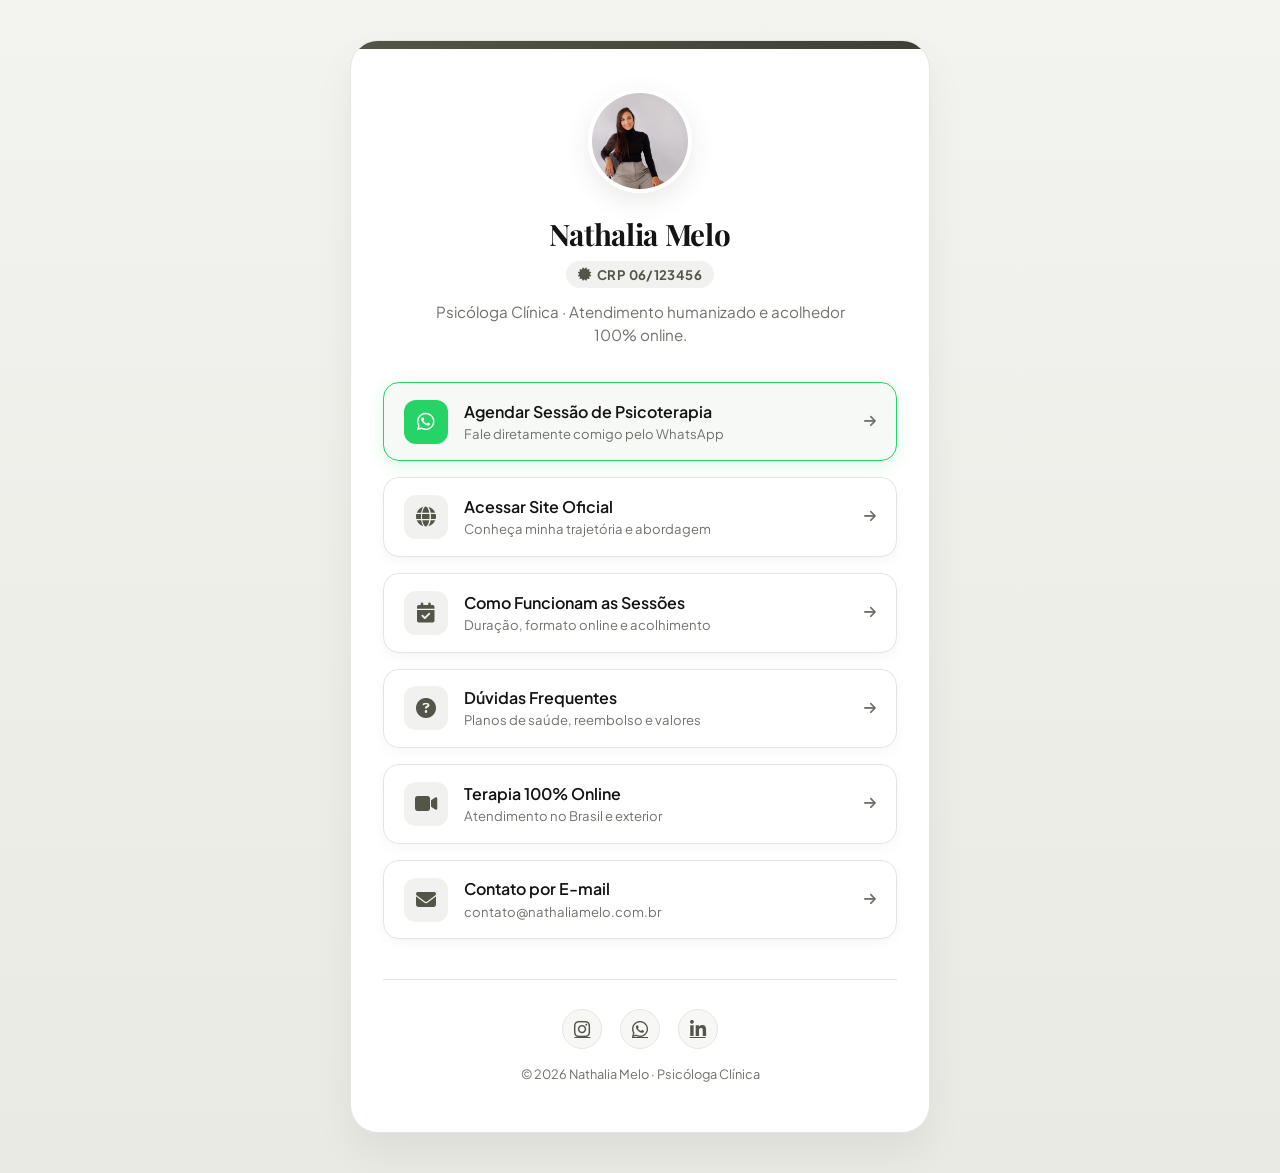
<file: links.html>
<!DOCTYPE html>
<html lang="pt-BR">
<head>
  <meta charset="UTF-8">
  <meta name="viewport" content="width=device-width, initial-scale=1.0">
  <title>Nathalia Melo | Links & Contato</title>
  <meta name="description" content="Acesse os canais de atendimento, agendamento de sessões e redes de Nathalia Melo - Psicóloga Clínica.">
  
  <!-- Google Fonts -->
  <link rel="preconnect" href="https://fonts.googleapis.com">
  <link rel="preconnect" href="https://fonts.gstatic.com" crossorigin>
  <link href="https://fonts.googleapis.com/css2?family=Plus+Jakarta+Sans:wght@400;500;600;700&family=Playfair+Display:ital,wght@0,600;1,400&display=swap" rel="stylesheet">
  
  <!-- Font Awesome -->
  <link rel="stylesheet" href="https://cdnjs.cloudflare.com/ajax/libs/font-awesome/6.4.0/css/all.min.css">
  
  <link rel="stylesheet" href="links.css">
</head>
<body>

  <main class="bio-container">
    <div class="bio-card">
      
      <!-- Cabeçalho do Perfil -->
      <header class="profile-header">
        <!-- FOTO DE PERFIL -->
        <img src="assets/img/nathalia_2.jpg" alt="Foto de Nathalia Melo" class="profile-avatar">

        <h1 class="profile-name">Nathalia Melo</h1>
        <p class="profile-badge"><i class="fa-solid fa-certificate"></i> CRP 06/123456</p>
        <p class="profile-bio">
          Psicóloga Clínica &middot; Atendimento humanizado e acolhedor 100% online.
        </p>
      </header>

      <!-- Lista de Links -->
      <section class="links-list">
        
        <!-- Link de Destaque: WhatsApp -->
        <a href="https://wa.me/5561999687760?text=Ol%C3%A1%20Nathalia!%20Vim%20pelo%20link%20da%20bio%20e%20gostaria%20de%20agendar%20uma%20sess%C3%A3o." target="_blank" class="bio-link bio-link-featured">
          <div class="link-icon-box">
            <i class="fa-brands fa-whatsapp"></i>
          </div>
          <div class="link-info">
            <span class="link-title">Agendar Sessão de Psicoterapia</span>
            <span class="link-subtitle">Fale diretamente comigo pelo WhatsApp</span>
          </div>
          <i class="fa-solid fa-arrow-right link-arrow"></i>
        </a>

        <!-- Link 2: Site Oficial -->
        <a href="index.html" class="bio-link">
          <div class="link-icon-box">
            <i class="fa-solid fa-globe"></i>
          </div>
          <div class="link-info">
            <span class="link-title">Acessar Site Oficial</span>
            <span class="link-subtitle">Conheça minha trajetória e abordagem</span>
          </div>
          <i class="fa-solid fa-arrow-right link-arrow"></i>
        </a>

        <!-- Link 3: Como funciona o atendimento -->
        <a href="index.html#como-funciona" class="bio-link">
          <div class="link-icon-box">
            <i class="fa-solid fa-calendar-check"></i>
          </div>
          <div class="link-info">
            <span class="link-title">Como Funcionam as Sessões</span>
            <span class="link-subtitle">Duração, formato online e acolhimento</span>
          </div>
          <i class="fa-solid fa-arrow-right link-arrow"></i>
        </a>

        <!-- Link 4: Dúvidas Frequentes & Reembolso -->
        <a href="index.html#faq" class="bio-link">
          <div class="link-icon-box">
            <i class="fa-solid fa-circle-question"></i>
          </div>
          <div class="link-info">
            <span class="link-title">Dúvidas Frequentes</span>
            <span class="link-subtitle">Planos de saúde, reembolso e valores</span>
          </div>
          <i class="fa-solid fa-arrow-right link-arrow"></i>
        </a>

        <!-- Link 5: Atendimento 100% Online -->
        <a href="index.html#faq" class="bio-link">
          <div class="link-icon-box">
            <i class="fa-solid fa-video"></i>
          </div>
          <div class="link-info">
            <span class="link-title">Terapia 100% Online</span>
            <span class="link-subtitle">Atendimento no Brasil e exterior</span>
          </div>
          <i class="fa-solid fa-arrow-right link-arrow"></i>
        </a>

        <!-- Link 6: Enviar E-mail -->
        <a href="mailto:contato@nathaliamelo.com.br" class="bio-link">
          <div class="link-icon-box">
            <i class="fa-solid fa-envelope"></i>
          </div>
          <div class="link-info">
            <span class="link-title">Contato por E-mail</span>
            <span class="link-subtitle">contato@nathaliamelo.com.br</span>
          </div>
          <i class="fa-solid fa-arrow-right link-arrow"></i>
        </a>

      </section>

      <!-- Redes Sociais no rodapé -->
      <footer class="bio-footer">
        <div class="social-icons">
          <a href="https://instagram.com" target="_blank" aria-label="Instagram">
            <i class="fa-brands fa-instagram"></i>
          </a>
          <a href="https://wa.me/5561999687760" target="_blank" aria-label="WhatsApp">
            <i class="fa-brands fa-whatsapp"></i>
          </a>
          <a href="https://linkedin.com" target="_blank" aria-label="LinkedIn">
            <i class="fa-brands fa-linkedin-in"></i>
          </a>
        </div>
        <p class="bio-copyright">
          &copy; <span id="current-year"></span> Nathalia Melo &middot; Psicóloga Clínica
        </p>
      </footer>

    </div>
  </main>

  <script>
    document.getElementById('current-year').textContent = new Date().getFullYear();
  </script>
</body>
</html>
</file>
<file: links.css>
/* ==========================================================================
   CSS BIO LINKS - NATHALIA MELO
   Paleta: Branco (#FFFFFF), #535548, Preto (#141414)
   ========================================================================== */

:root {
  --color-primary: #535548;
  --color-primary-dark: #3e4036;
  --color-primary-light: #6a6d5c;
  --color-primary-tint: rgba(83, 85, 72, 0.08);

  --color-black: #141414;
  --color-dark: #222220;
  --color-gray: #71716c;
  --color-gray-light: #e5e5df;
  --color-offwhite: #f7f7f5;
  --color-white: #ffffff;

  --color-whatsapp: #25d366;
  --color-whatsapp-dark: #1ea952;

  --font-heading: 'Playfair Display', Georgia, serif;
  --font-body: 'Plus Jakarta Sans', -apple-system, BlinkMacSystemFont, sans-serif;

  --transition: all 0.25s cubic-bezier(0.16, 1, 0.3, 1);
  --shadow-sm: 0 4px 12px rgba(20, 20, 20, 0.04);
  --shadow-md: 0 8px 24px rgba(83, 85, 72, 0.12);
  --shadow-hover: 0 12px 28px rgba(83, 85, 72, 0.18);
  --radius-sm: 10px;
  --radius-md: 16px;
  --radius-full: 9999px;
}

*, *::before, *::after {
  margin: 0;
  padding: 0;
  box-sizing: border-box;
}

body {
  font-family: var(--font-body);
  background: linear-gradient(180deg, #f3f3ef 0%, #eaeae4 100%);
  color: var(--color-dark);
  min-height: 100vh;
  display: flex;
  align-items: center;
  justify-content: center;
  padding: 2.5rem 1.25rem;
  line-height: 1.5;
  -webkit-font-smoothing: antialiased;
}

.bio-container {
  width: 100%;
  max-width: 580px;
  margin: 0 auto;
}

.bio-card {
  background: var(--color-white);
  border: 1px solid var(--color-gray-light);
  border-radius: 28px;
  padding: 3rem 2rem;
  box-shadow: 0 20px 40px rgba(0, 0, 0, 0.06);
  position: relative;
  overflow: hidden;
}

/* Faixa superior decorativa */
.bio-card::before {
  content: '';
  position: absolute;
  top: 0;
  left: 0;
  right: 0;
  height: 8px;
  background: linear-gradient(90deg, var(--color-primary) 0%, var(--color-primary-dark) 100%);
}

/* ==========================================================================
   PERFIL
   ========================================================================== */
.profile-header {
  text-align: center;
  margin-bottom: 2.2rem;
}

/* Espaço para a foto */
.profile-avatar-placeholder {
  width: 104px;
  height: 104px;
  border-radius: 50%;
  margin: 0 auto 1.2rem;
  background: linear-gradient(135deg, #dedfd8 0%, #cbccc4 100%);
  border: 4px solid var(--color-white);
  box-shadow: var(--shadow-md);
  display: flex;
  flex-direction: column;
  align-items: center;
  justify-content: center;
  color: var(--color-primary);
  position: relative;
}

.profile-avatar-placeholder i {
  font-size: 2.2rem;
  margin-bottom: 0.15rem;
}

.avatar-tag {
  font-size: 0.65rem;
  font-weight: 700;
  text-transform: uppercase;
  letter-spacing: 0.05em;
  background: rgba(255, 255, 255, 0.85);
  padding: 0.1rem 0.45rem;
  border-radius: var(--radius-full);
}

.profile-avatar {
  width: 104px;
  height: 104px;
  border-radius: 50%;
  object-fit: cover;
  margin: 0 auto 1.2rem;
  border: 4px solid var(--color-white);
  box-shadow: var(--shadow-md);
  display: block;
}

.profile-name {
  font-family: var(--font-heading);
  font-size: 1.85rem;
  color: var(--color-black);
  margin-bottom: 0.25rem;
  letter-spacing: -0.01em;
}

.profile-badge {
  display: inline-flex;
  align-items: center;
  gap: 0.35rem;
  font-size: 0.82rem;
  font-weight: 700;
  color: var(--color-primary);
  background: var(--color-primary-tint);
  padding: 0.25rem 0.75rem;
  border-radius: var(--radius-full);
  margin-bottom: 0.8rem;
  letter-spacing: 0.03em;
}

.profile-bio {
  color: var(--color-gray);
  font-size: 0.95rem;
  max-width: 420px;
  margin: 0 auto;
}

/* ==========================================================================
   LISTA DE LINKS
   ========================================================================== */
.links-list {
  display: flex;
  flex-direction: column;
  gap: 1rem;
  margin-bottom: 2.5rem;
}

.bio-link {
  display: flex;
  align-items: center;
  gap: 1rem;
  background: var(--color-white);
  border: 1.5px solid var(--color-gray-light);
  border-radius: var(--radius-md);
  padding: 1.05rem 1.25rem;
  text-decoration: none;
  color: var(--color-dark);
  transition: var(--transition);
  box-shadow: var(--shadow-sm);
  position: relative;
}

.bio-link:hover {
  border-color: var(--color-primary);
  transform: translateY(-2px);
  box-shadow: var(--shadow-hover);
}

.link-icon-box {
  width: 44px;
  height: 44px;
  border-radius: 12px;
  background: var(--color-primary-tint);
  color: var(--color-primary);
  display: flex;
  align-items: center;
  justify-content: center;
  font-size: 1.25rem;
  flex-shrink: 0;
  transition: var(--transition);
}

.bio-link:hover .link-icon-box {
  background-color: var(--color-primary);
  color: var(--color-white);
}

.link-info {
  flex: 1;
  display: flex;
  flex-direction: column;
}

.link-title {
  font-weight: 600;
  font-size: 1rem;
  color: var(--color-black);
  line-height: 1.3;
}

.link-subtitle {
  font-size: 0.82rem;
  color: var(--color-gray);
  line-height: 1.3;
  margin-top: 0.15rem;
}

.link-arrow {
  font-size: 0.85rem;
  color: var(--color-gray);
  transition: var(--transition);
}

.bio-link:hover .link-arrow {
  color: var(--color-primary);
  transform: translateX(3px);
}

/* Link Destacado (WhatsApp) */
.bio-link-featured {
  background-color: #f7f9f6;
  border-color: #25d366;
  box-shadow: 0 4px 18px rgba(37, 211, 102, 0.16);
}

.bio-link-featured .link-icon-box {
  background-color: var(--color-whatsapp);
  color: var(--color-white);
}

.bio-link-featured:hover {
  border-color: var(--color-whatsapp-dark);
  background-color: #ffffff;
  box-shadow: 0 8px 24px rgba(37, 211, 102, 0.28);
}

.bio-link-featured:hover .link-icon-box {
  background-color: var(--color-whatsapp-dark);
}

.bio-link-featured:hover .link-arrow {
  color: var(--color-whatsapp-dark);
}

/* ==========================================================================
   RODAPÉ
   ========================================================================== */
.bio-footer {
  text-align: center;
  border-top: 1px solid var(--color-gray-light);
  padding-top: 1.8rem;
}

.social-icons {
  display: flex;
  justify-content: center;
  gap: 1.1rem;
  margin-bottom: 1rem;
}

.social-icons a {
  width: 40px;
  height: 40px;
  border-radius: 50%;
  background: var(--color-offwhite);
  color: var(--color-primary);
  display: flex;
  align-items: center;
  justify-content: center;
  font-size: 1.15rem;
  border: 1px solid var(--color-gray-light);
  transition: var(--transition);
}

.social-icons a:hover {
  background-color: var(--color-black);
  color: var(--color-white);
  border-color: var(--color-black);
  transform: translateY(-2px);
}

.bio-copyright {
  font-size: 0.8rem;
  color: var(--color-gray);
}

@media (max-width: 480px) {
  body {
    padding: 1rem 0.75rem;
  }

  .bio-card {
    padding: 2.2rem 1.25rem;
    border-radius: 20px;
  }

  .profile-name {
    font-size: 1.6rem;
  }

  .bio-link {
    padding: 0.9rem 1rem;
  }

  .link-title {
    font-size: 0.92rem;
  }

  .link-subtitle {
    font-size: 0.78rem;
  }
}
</file>
